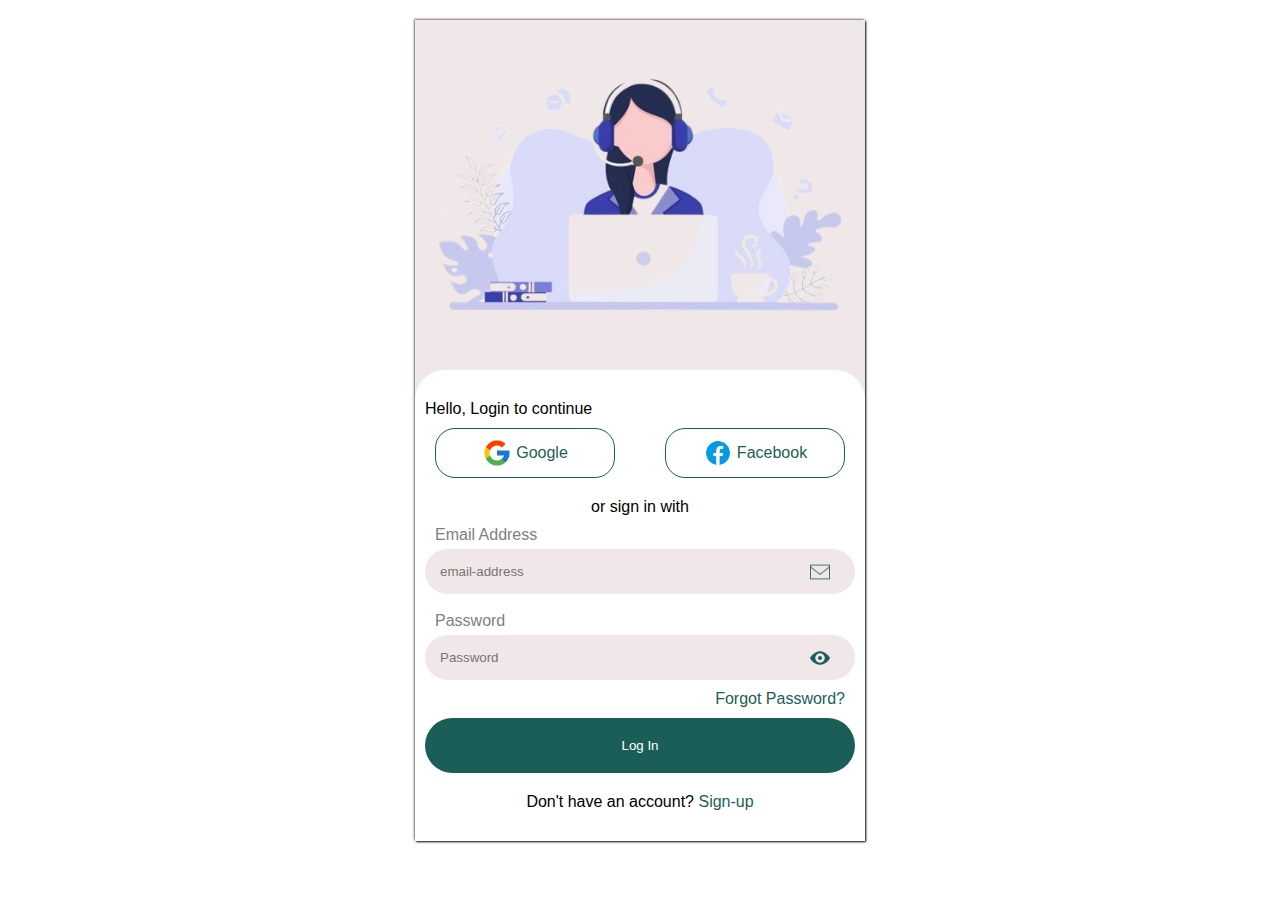
<file: index.html>
<!DOCTYPE html>
<html lang="en">
<head>
    <meta charset="UTF-8">
    <meta name="viewport" content="width=device-width, initial-scale=1.0">
    <title>Login-Curra</title>
    <link rel="stylesheet" href="loginstyles.css">
</head>
<body>
    <form action="landing.html">
        <div class="topform">
            <div class="background-image"></div>
        </div>
        <div class="middle">
            <div class="hello">
                <p>Hello, Login to continue</p>
            </div>
            <div class="buttons">
                <a href="#"><img src="icons8-google-48.png" alt="">Google</a>
                <a href="#"><img src="icons8-facebook-48.png" alt="">Facebook</a>
            </div>
            <div class="with">
                <p>or sign in with</p>
            </div>
            <div class="inputnow">
                <div class="email">
                    <div class="something">
                        <label for="email-address">Email Address</label>
                    </div>
                    <div class="inside">
                        <input type="email" placeholder="email-address">
                        <img src="icons8-email-50.png" alt="">
                    </div>
                </div><br>
                <div class="email">
                    <div class="something">
                        <label for="email-address">Password</label>
                    </div>
                    <div class="inside">
                        <input type="password" placeholder="Password" required>
                        <img src="icons8-eye-30.png" alt="">
                    </div>
                </div>
            </div>
            <div class="link">
                <a href="#">Forgot Password?</a>
            </div>
            <div class="finally">
                <button type="submit">Log In</button>
            </div>
            <div class="last">
                <p>Don't have an account? <a href="#">Sign-up</a></p>
            </div>
        </div>  
    </form>
</body>
</html>
</file>
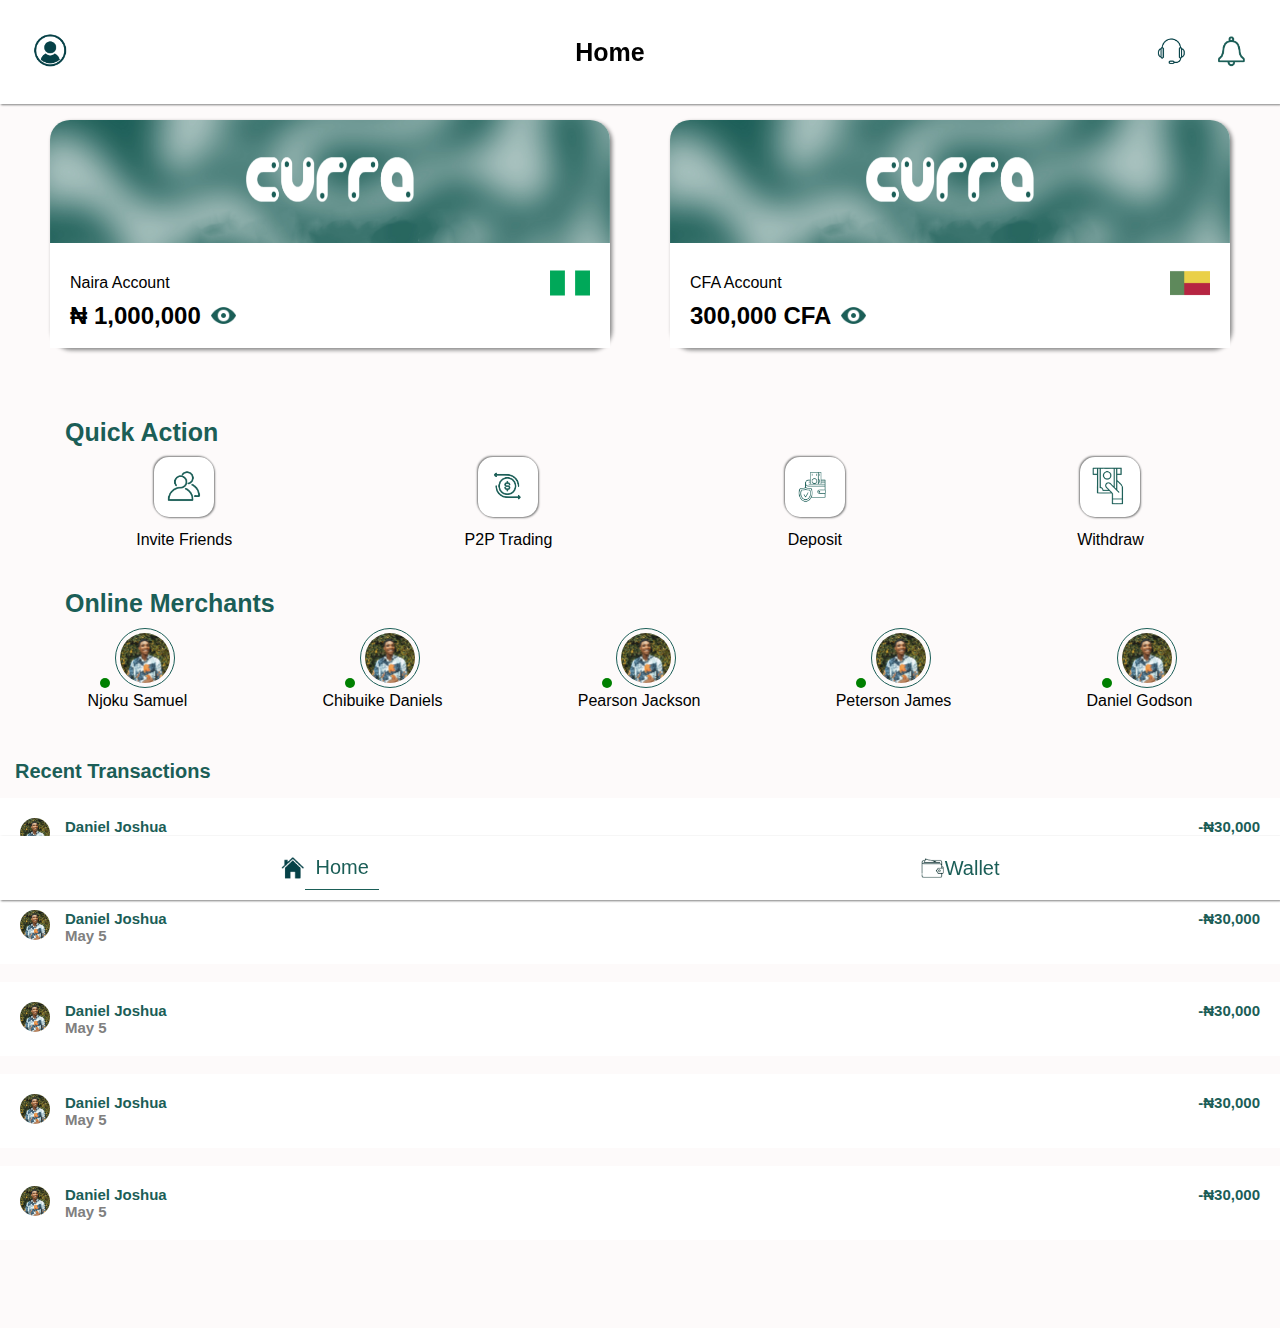
<file: landing.html>
<!DOCTYPE html>
<html lang="en">
<head>
    <meta charset="UTF-8">
    <meta http-equiv="X-UA-Compatible" content="IE-edge">
    <meta name="viewport" content="width=device-width, initial-scale=1.0">
    <title>Curra</title>
    <link rel="font" href="https://fonts.google.com/specimen/Inter">
    <link rel="stylesheet" href="styles.css">
</head>
<body>
    <header class="onhead">
        <nav class="navbar">
            <div class="contact">
                <a href="#"><img src="contact.png" alt=""></a>
            </div>
            <div class="text">
                <p>Home</p>
            </div>
            <div class="icon">
                <a href="#"><img src="customercare.png" alt=""></a>
                <a href="#"><img src="bell.png" alt=""></a>
            </div>
        </nav>
    </header>
    <section class="sec">
        <div class="first">
            <div class="container">
                <img src="logo.png" alt="">
            </div>
            <div class="inside-first">
                <div class="insides">
                    <p>Naira Account</p>
                    <img src="flag.png" alt="">
                </div>
                <div class="money">
                    <h2>₦ 1,000,000</h2>
                    <img src="icons8-eye-30.png" alt="">
                </div>
            </div>
        </div>
        <div class="first">
            <div class="container">
                <img src="logo.png" alt="">
            </div>
            <div class="inside-first">
                <div class="insides">
                    <p>CFA Account</p>
                    <img src="benin.png" alt="">
                </div>
                <div class="money">
                    <h2>300,000 CFA</h2>
                    <img src="icons8-eye-30.png" alt="">
                </div>
            </div>
        </div>
    </section>
    <section class="trade">
        <h5>Quick Action</h5>
        <div class="tradeflow">
            <div class="tradebutton">
                <a href="#"><img src="contact plus.png" alt=""></a>
                <p>Invite Friends</p>
            </div>
            <div class="tradebutton">
                <a href="#"><img src="p2p.png" alt=""></a>
                <p>P2P Trading</p>
            </div>
            <div class="tradebutton">
                <a href="#"><img src="deposit.png" alt=""></a>
                <p>Deposit</p>
            </div>
            <div class="tradebutton">
                <a href="#"><img src="withdraw.png" alt=""></a>
                <p>Withdraw</p>
            </div>
        </div>
    </section>
    <section class="people">
        <h2>Online Merchants</h2>
        <div class="inpeople">
            <div class="peopleroll">
                <div class="onlinestatus"></div>
                <a href="#"><img src="Njoku Samuel.jpg" alt=""></a>
                <p>Njoku Samuel</p>
            </div>
            <div class="peopleroll">
                <div class="onlinestatus"></div>
                <a href="#"><img src="Njoku Samuel.jpg" alt=""></a>
                <p>Chibuike Daniels</p>
            </div>
            <div class="peopleroll">
                <div class="onlinestatus"></div>
                <a href="#"><img src="Njoku Samuel.jpg" alt=""></a>
                <p>Pearson Jackson</p>
            </div>
            <div class="peopleroll">
                <div class="onlinestatus"></div>
                <a href="#"><img src="Njoku Samuel.jpg" alt=""></a>
                <p>Peterson James</p>
            </div>
            <div class="peopleroll">
                <div class="onlinestatus"></div>
                <a href="#"><img src="Njoku Samuel.jpg" alt=""></a>
                <p>Daniel Godson</p>
            </div>
        </div>
    </section>
    <section class="transaction">
        <h3>Recent Transactions</h3>
        <div class="transactions">
            <div class="picture">
                <img src="Njoku Samuel.jpg" alt="">
                <h5>Daniel Joshua <P>May 5</P></h5>
            </div>
            <div class="amount">
                <h5>-₦30,000</h5>
            </div>
        </div><br>
        <div class="transactions">
            <div class="picture">
                <img src="Njoku Samuel.jpg" alt="">
                <h5>Daniel Joshua <P>May 5</P></h5>
            </div>
            <div class="amount">
                <h5>-₦30,000</h5>
            </div>
        </div><br>
        <div class="transactions">
            <div class="picture">
                <img src="Njoku Samuel.jpg" alt="">
                <h5>Daniel Joshua <P>May 5</P></h5>
            </div>
            <div class="amount">
                <h5>-₦30,000</h5>
            </div>
        </div><br>
        <div class="transactions">
            <div class="picture">
                <img src="Njoku Samuel.jpg" alt="">
                <h5>Daniel Joshua <P>May 5</P></h5>
            </div>
            <div class="amount">
                <h5>-₦30,000</h5>
            </div>
        </div><br>
        <div class="transactions">
            <div class="picture">
                <img src="Njoku Samuel.jpg" alt="">
                <h5>Daniel Joshua <P>May 5</P></h5>
            </div>
            <div class="amount">
                <h5>-₦30,000</h5>
            </div>
        </div><br>
    </section>
    <footer>
        <div class="enter">
            <img src="home.png" alt="">
            <a href="index.html" class="under">Home</a>
        </div>
        <div class="enter">
            <img src="wallet.png" alt="">
            <a href="wallet.html">Wallet</a>
        </div>
    </footer>
</body>
</html>
</file>
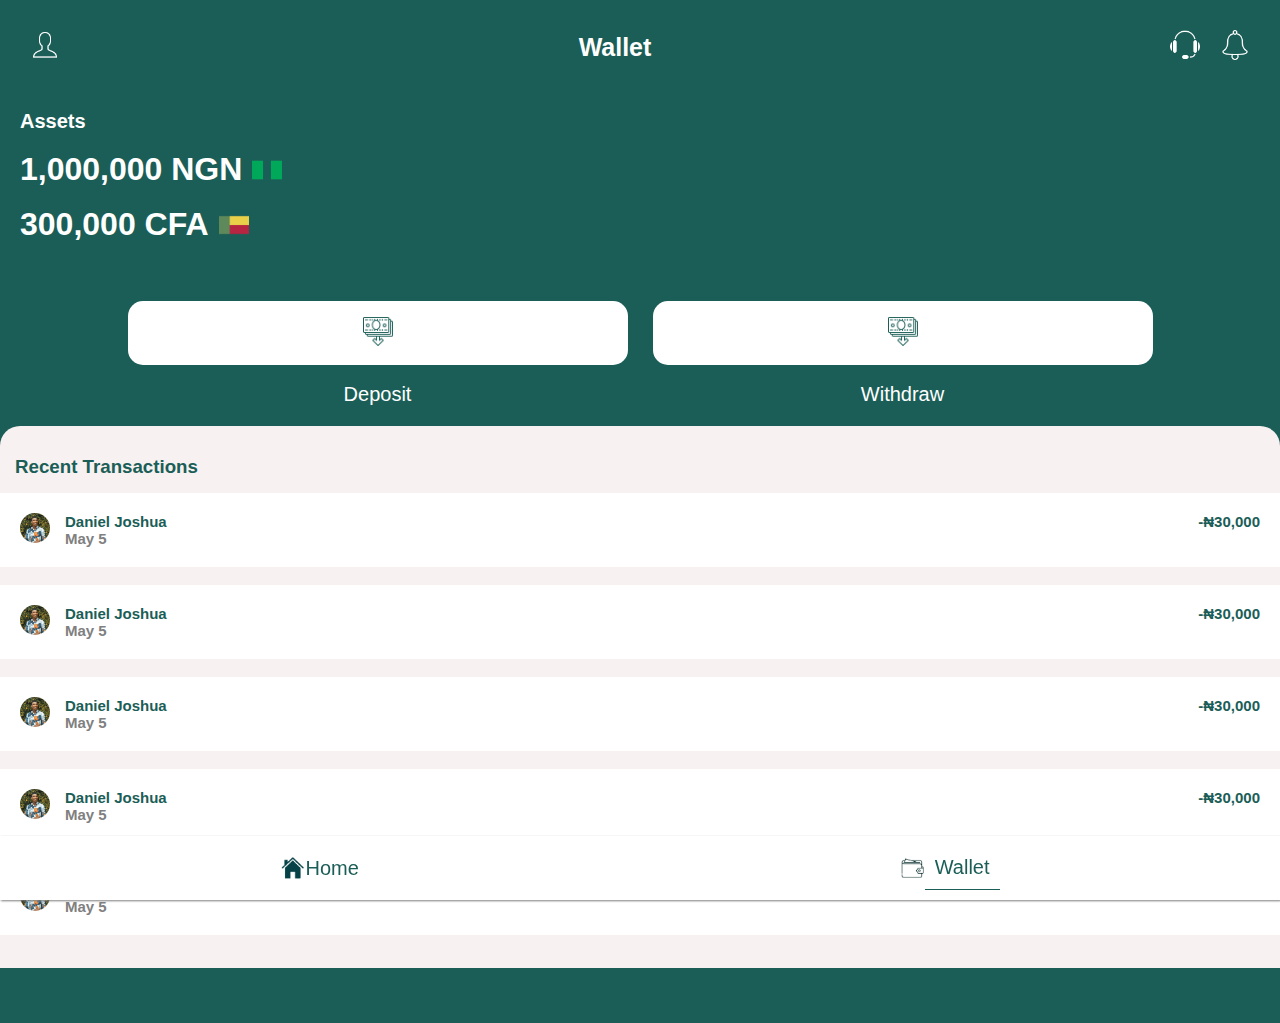
<file: wallet.html>
<!DOCTYPE html>
<html lang="en">
<head>
    <meta charset="UTF-8">
    <meta name="viewport" content="width=device-width, initial-scale=1.0">
    <title>Wallet</title>
    <link rel="stylesheet" href="wallet-style.css">
</head>
<body>
    <header class="onhead">
        <nav class="navbar">
            <div class="contact">
                <a href="#"><img src="icons8-customer-50.png" alt=""></a>
            </div>
            <div class="text">
                <p>Wallet</p>
            </div>
            <div class="icon">
                <a href="#"><img src="icons8-headset-50.png" alt=""></a>
                <a href="#"><img src="icons8-notification-bell-50.png" alt=""></a>
            </div>
        </nav>
    </header>
    <section class="assets">
        <ul class="assets1">
            <li><h5>Assets</h5></li><br>
            <li><h1>1,000,000 NGN</h1> <img src="flag.png" alt=""></li><br>
            <li><h1>300,000 CFA</h1> <img src="benin.png" alt=""></li><br>
        </ul>
    </section>
    <section class="actionbuttons">
        <div class="deposit1">
            <a href="#"><img src="icons8-request-money-64.png" alt=""></a><br>
            <p>Deposit</p>
        </div>
        <div class="deposit1">
            <a href="#"><img src="icons8-request-money-64.png" alt=""></a><br>
            <p>Withdraw</p>
        </div>
    </section>
    <section class="transaction">
        <h3>Recent Transactions</h3>
        <div class="transactions">
            <div class="picture">
                <img src="Njoku Samuel.jpg" alt="">
                <h5>Daniel Joshua <P>May 5</P></h5>
            </div>
            <div class="amount">
                <h5>-₦30,000</h5>
            </div>
        </div><br>
        <div class="transactions">
            <div class="picture">
                <img src="Njoku Samuel.jpg" alt="">
                <h5>Daniel Joshua <P>May 5</P></h5>
            </div>
            <div class="amount">
                <h5>-₦30,000</h5>
            </div>
        </div><br>
        <div class="transactions">
            <div class="picture">
                <img src="Njoku Samuel.jpg" alt="">
                <h5>Daniel Joshua <P>May 5</P></h5>
            </div>
            <div class="amount">
                <h5>-₦30,000</h5>
            </div>
        </div><br>
        <div class="transactions">
            <div class="picture">
                <img src="Njoku Samuel.jpg" alt="">
                <h5>Daniel Joshua <P>May 5</P></h5>
            </div>
            <div class="amount">
                <h5>-₦30,000</h5>
            </div>
        </div><br>
        <div class="transactions">
            <div class="picture">
                <img src="Njoku Samuel.jpg" alt="">
                <h5>Daniel Joshua <P>May 5</P></h5>
            </div>
            <div class="amount">
                <h5>-₦30,000</h5>
            </div>
        </div><br>
    </section>
    <footer>
        <div class="enter">
            <img src="home.png" alt="">
            <a href="index.html">Home</a>
        </div>
        <div class="enter">
            <img src="wallet.png" alt="">
            <a href="wallet.html" class="under">Wallet</a>
        </div>
    </footer>
</body>
</html>
</file>
<file: loginstyles.css>
* {
    padding: 0%;
    margin: 0%;
    box-sizing: border-box;
    font-family: Arial, Helvetica, sans-serif;
}

body {
    background-color: white;
    align-items: center;
    display: flex;
    flex-direction: column;
}

.background-image {
    background: url('login_background-removebg-preview\ \(1\).png') no-repeat center center/cover;
    height: 350px;
    border-radius: 10px;
}

form {
    background-color: white;
    display: flex;
    flex-direction: column;
    justify-content: center;
    width: 450px;
    margin-top: 20px;
    background-color: rgb(240, 232, 232);
    box-shadow: 1px 1px 2px, -1px -1px 2px gray;
}

.middle {
    background-color: white;
    margin: 0%;
    box-sizing: border-box;
    width: 100%;
    padding: 10px;
    border-radius: 30px 30px 0px 0px;
}

.hello {
    padding-top: 20px;
}

.buttons {
    display: flex;
    gap: 30px;
    justify-content: space-evenly;
    text-align: center;
    align-items: center;
}

.buttons a {
    border: 1px solid #1b5e57;
    padding: 9px;
    display: flex;
    align-items: center; /* Centers items vertically */
    justify-content: center; /* Centers items horizontally */
    gap: 4px;
    text-decoration: none;
    border-radius: 20px;
    color: #1b5e57;
    margin: 10px;
    width: 200px;
    height: 50px; /* Ensures a consistent height */
    box-sizing: border-box; /* Includes padding and borders in the width/height */
}
.buttons a img {
    height: 30px;
    width: 30px;
    align-items: center;
    text-align: center;
}

.with p {
    text-align: center;
    display: flex;
    justify-content: center;
    padding: 10px;
}

.inputnow {
    display: flex;
    flex-direction: column;
}

.email {
    display: flex;
    flex-direction: column;
}

.something {
    margin-bottom: 5px;
}

.something label {
    padding: 10px;
    color: gray;
}

.inside {
    display: flex;
    align-items: center;
    position: relative;
}

.inside input {
    width: 100%;
    padding: 15px;
    border-radius: 30px;
    background-color: rgb(240, 232, 232);
    border: none;
}

.inside img {
    position: absolute;
    top: 50%;
    right: 25px;
    height: 20px;
    width: 20px;
    transform: translateY(-50%);
    cursor: pointer;
}

.link a {
    text-align: right;
    display: flex;
    justify-content: right;
    padding: 10px;
    color: #1b5e57;
    text-decoration: none;
}

.finally button {
    color: white;
    background-color: #1b5e57;
    padding: 20px;
    width: 100%;
    border: none;
    border-radius: 50px;
    cursor: pointer;
}

.last p {
    padding: 20px;
    text-align: center;
}

.last p a {
    color: #1b5e57;
    text-decoration: none;
}

@media (max-width: 780px) {
    body {
        justify-content: center;
        flex-direction: column;
        flex-wrap: wrap;
    }

    form {
        width: 100%; /* Ensure form takes up the full width of the screen */
        margin: 0; /* Remove margin to align with the edges */
        box-shadow: none; /* Remove shadow for a simpler appearance */
        border-radius: 0; /* Optional: remove border-radius for a flush fit */
        padding: 5px;
    }

    .background-image {
        height: 300px;
    }

    .inside img {
       right: 15px;
    }
}
</file>
<file: styles.css>
* {
    padding: 0%;
    margin: 0%;
    box-sizing: border-box;
    font-family: Arial, Helvetica, sans-serif;
}
body {
    background-color: rgb(253, 250, 250);
}

.onhead {
    background-color: white;
}

.navbar {
    padding: 30px;
    box-shadow: 1px 1px 2px gray;
    display: flex;
    flex-direction: row;
    justify-content: space-between;
    align-items: center;
    position: fixed;
    width: 100%;
    background-color: white;
    z-index: 100%;
    top: 0;
    left: 0;
}

.sec {
    margin-top: 70px;
    padding: 20px;
}

.contact a img {
    height: 40px;
    width: 40px;
}

.text p {
    font-weight: bold;
    font-size: 25px;
    
}

.icon {
    display: flex;
    gap: 20px;
}

.icon a img {
    height: 40px;
    width: 40px;
}

.sec {
    display: flex;
    justify-content: space-around;
}

.first {
    background-image: url(curra\ background.png);
    background-repeat: no-repeat;
    background-size: cover;
    width: 570px;
    border-radius: 20px;
    box-shadow: 2px 2px 4px gray;
    display: block;
    margin: 30px;
    text-align: center;
    justify-content: center;
    line-height: 1;
}

.first1 {
    background-image: url(background.jpg);
    background-repeat: no-repeat;
    background-size: cover;
    width: 570px;
    border-radius: 20px;
    box-shadow: 2px 2px 4px gray;
    display: block;
    margin: 30px;
    text-align: center;
    justify-content: center;
    line-height: 1;
}

.container img {
    align-items: center;
    width: 190px;
    height: 120px;
}

.inside-first {
    background-color: white;
    margin: 0%;
    padding: 20px;
}

.insides {
    display: flex;
    justify-content: space-between;
    align-items: center;
}

.insides img {
    height: 40px;
    width: 40px;
}

.money {
    display: flex;
    gap: 10px;
    align-items: center;
}

.money img {
    height: 25px;
    width: 25px;
}

.trade {
    padding: 20px;
}

.trade h5 {
    margin-left: 45px;
    font-size: 25px;
    padding-bottom: 10px;
    color: #1b5e57;
}

.tradeflow {
    display: flex;
    justify-content: space-around;
}

.tradebutton {
    text-align: center;
}

.tradebutton a img {
    background-color: white;
    padding: 10px;
    height: 60px;
    width: 60px;
    box-shadow: 1px 1px 2px gray, -1px -1px 2px gray;
    border-radius: 15px;
}

.tradebutton p {
    padding-top: 10px;
}

.people {
    padding: 20px;
}

.people h2 {
    margin-left: 45px;
    font-size: 25px;
    padding-bottom: 10px;
    color: #1b5e57;
}

.inpeople {
    display: flex;
    justify-content: space-around;
}

.peopleroll {
    text-align: center;
    align-items: center;
}

.peopleroll a img {
    border-radius: 100%;
    height: 60px;
    width: 60px;
    padding: 4px;
    border: 1px solid #1b5e57;
}

.onlinestatus {
    width: 10px;
    height: 10px;
    background-color: green;
    border-radius: 50%;
    display: inline-flex;
    padding: 0%;
    margin: 0%;
}

.transaction {
    padding: 15px;
    padding-left: 0px;
    padding-right: 0px;
    margin-bottom: 55px;
}

.transaction h3 {
    padding: 15px;
    font-size: 20px;
    color: #1b5e57;
}

.transactions {
    padding: 20px;
    background-color: white;
    display: flex;
    justify-content: space-between;
}

.transactions h5 {
    color: #1b5e57;
    font-size: 15px;
}

.transactions h5 p {
    color: gray;
}

.picture {
    display: flex;
    gap: 15px;
}

.picture h5 {
    display: block;
}

.picture img {
    height: 30px;
    width: 30px;
    border-radius: 100%;
}

footer {
    padding: 10px;
    box-shadow: 1px 1px 2px gray;
    display: flex;
    flex-direction: row;
    justify-content: space-around;
    align-items: center;
    position: fixed;
    width: 100%;
    background-color: white;
    z-index: 1000;
    bottom: 0;
}

.enter {
    display: flex;
    align-items: center;
    text-align: center;
}

.enter .under {
    padding: 10px;
    border-bottom: 1px solid #1b5e57;
}

.enter img {
    height: 25px;
    width: 25px;
}

.enter a {
    text-decoration: none;
    color: #1b5e57;
    font-size: 20px;
}

@media (max-width: 700px) {

   .navbar {
    width: 100%;
    padding: 15px;
   }

   .contact a img {
    height: 30px;
    width: 30px;
   }

   .icon a img {
    height: 30px;
    width: 30px;
   }

   .sec {
    margin-top: 50px;
    padding: 20px ;
    overflow-x: scroll;
    display: flex;
    justify-content: space-between;
    white-space: inherit;
    width: 100%;
    scrollbar-width: none;
   }

   .first {
    margin: 5px;
    flex: 0 0 auto;
    width: 310px;
   }

   .container h1 {
    height: 90px;
    margin: 0%;
    font-size: 40px;
    margin-top: 10px;
    padding: 0%;
    padding-top: 15px;
   }

   .inside-first {
    height: 80px;
    padding: 10px;
    align-items: center;
   }

   .insides p {
    font-size: 15px;
    font-weight: bold;
   }

.inside-first {
    padding: 10px;
}

   .money h2 {
    font-size: 20px;
    color: #1b5e57;
   }

   .trade h5 {
    margin: 0%;
  margin-left: 15px;
    margin-bottom: 0px;
    margin-top: 0%;
   }

   .tradebutton p {
    font-size: 15px;
   }

   .tradebutton a img {
    height: 40px;
    width: 40px;
    border-radius: 10px;
   }

   .people {
    width: 100%;
   }

   .people h2 {
    margin: 0%;
    margin: 15px;
    margin-top: 0%;
    margin-bottom: 0%;
   }

   .peopleroll a img {
    height: 50px;
    width: 50px;
    border: none;
    padding: 0%;
   }

   .inpeople {
    overflow-x: auto;
    white-space: nowrap;
    gap: 10px;
    overflow-style: none;
    scrollbar-width: none;
   }

   .transaction {
    flex-direction: column;
    flex-wrap: wrap;
    
   }

   .transactions {
    flex-direction: row;
    align-items: center;
    gap: 10px;
   }

}
</file>
<file: wallet-style.css>
* {
    box-sizing: border-box;
    font-family: Arial, Helvetica, sans-serif;
    padding: 0%;
    margin: 0%;
}

body {
    background-color: #1b5e57;
    scroll-behavior: smooth;
}

.onhead {
    background: transparent;
}

.navbar {
    padding: 30px;
    display: flex;
    flex-direction: row;
    justify-content: space-between;
    align-items: center;
    position: fixed;
    width: 100%;
    background: #1b5e57;
    z-index: 100%;
    top: 0;
    left: 0;
}

.contact a img {
    height: 30px;
    width: 30px;
}

.text p {
    font-weight: bold;
    font-size: 25px;
    color: white;
}

.icon {
    display: flex;
    gap: 20px;
}

.icon a img {
    height: 30px;
    width: 30px;
}

.assets {
    padding: 20px;
    margin-top: 90px;
}

.assets1 {
    display: block;
}

.assets1 li {
    list-style: none;
    display: flex;
    gap: 10px;
    align-items: center;
}

.assets1 li h1 {
    color: white;
}

.assets1 li h5 {
    color: white;
    font-size: 20px;
}

.assets1 li img {
    height: 30px;
    width: 30px;
}

.actionbuttons {
    padding: 20px;
    display: flex;
    gap: 25px;
    align-items: center;
    text-align: center;
    justify-content: center;
}

.deposit1 a {
    background-color: white;
    display: block;
    padding: 15px;
    width: 500px;
    border-radius: 15px;
}

.deposit1 a img {
    height: 30px;
    width: 30px;
    text-align: center;
}

.deposit1 p {
    color: white;
    font-size: 20px;
}

.transaction {
    background-color: rgb(247, 241, 241);
    border-radius: 20px 20px 0px 0px;
    padding: 15px;
    padding-left: 0px;
    padding-right: 0px;
    margin-bottom: 55px;
}

.transaction h3 {
    padding: 15px;
    color: #1b5e57;
}

.transactions {
    padding: 20px;
    background-color: white;
    display: flex;
    justify-content: space-between;
}

.transactions h5 {
    color: #1b5e57;
    font-size: 15px;
}

.transactions h5 p {
    color: gray;
}

.picture {
    display: flex;
    gap: 15px;
}

.picture h5 {
    display: block;
}

.picture img {
    height: 30px;
    width: 30px;
    border-radius: 100%;
}

footer {
    padding: 10px;
    box-shadow: 1px 1px 2px gray;
    display: flex;
    flex-direction: row;
    justify-content: space-around;
    align-items: center;
    position: fixed;
    width: 100%;
    background-color: white;
    z-index: 1000;
    bottom: 0;
}

.enter {
    display: flex;
    align-items: center;
    text-align: center;
}

.enter .under {
    padding: 10px;
    border-bottom: 1px solid #1b5e57;
}

.enter img {
    height: 25px;
    width: 25px;
}

.enter a {
    text-decoration: none;
    color: #1b5e57;
    font-size: 20px;
}

@media (max-width: 768px) {
   .navbar {
    flex-direction: row;
    flex-wrap: wrap;
    padding: 10px;
    justify-content: space-between;
   }
.assets1 li {
    flex-wrap: wrap;
    justify-content: space-between;
}

.actionbuttons {
    flex-direction: row;
    flex-wrap: wrap;
    gap: 10px;
    justify-content: space-evenly;
}

.deposit1 a {
    width: 150px;
    padding: 8px;
}

.transactions {
    flex-direction: row;
    align-items: center;
    gap: 10px;
}

footer {
    flex-direction: row;
    flex-wrap: wrap;
}

}
</file>
